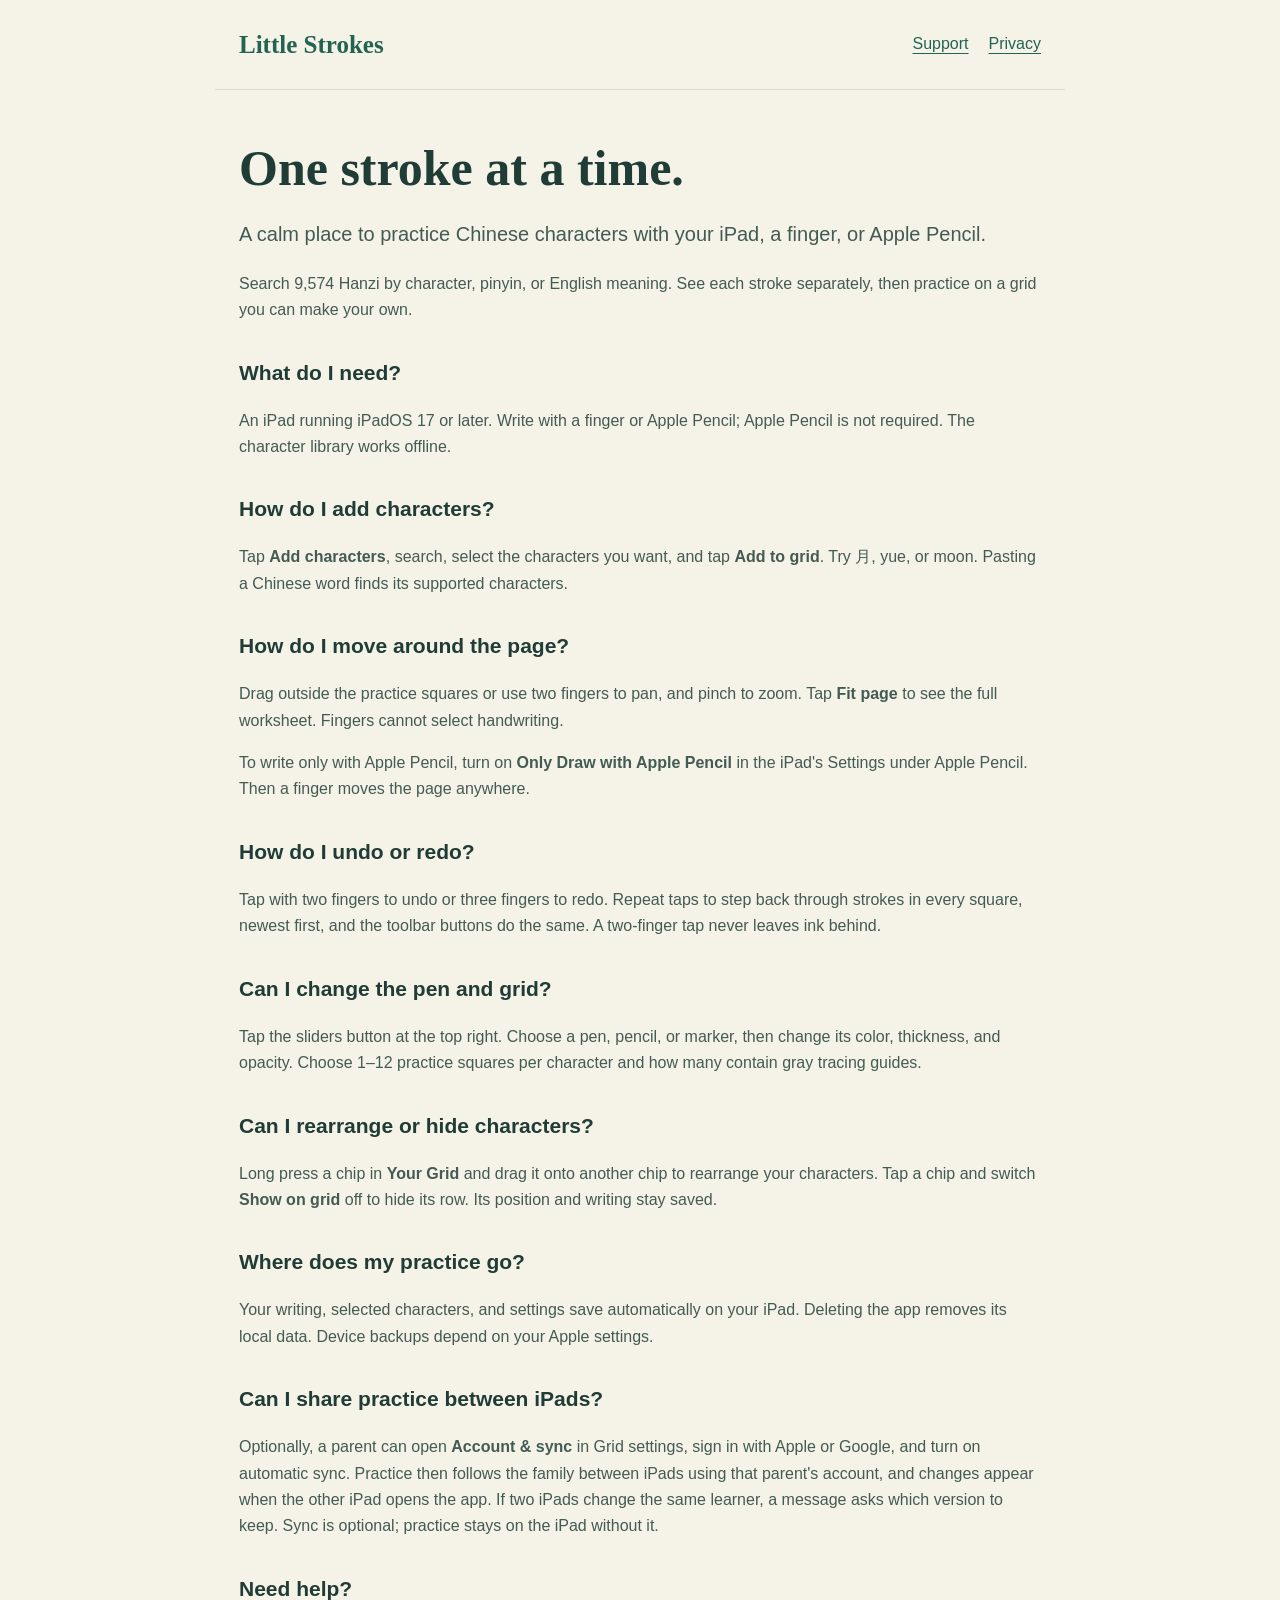
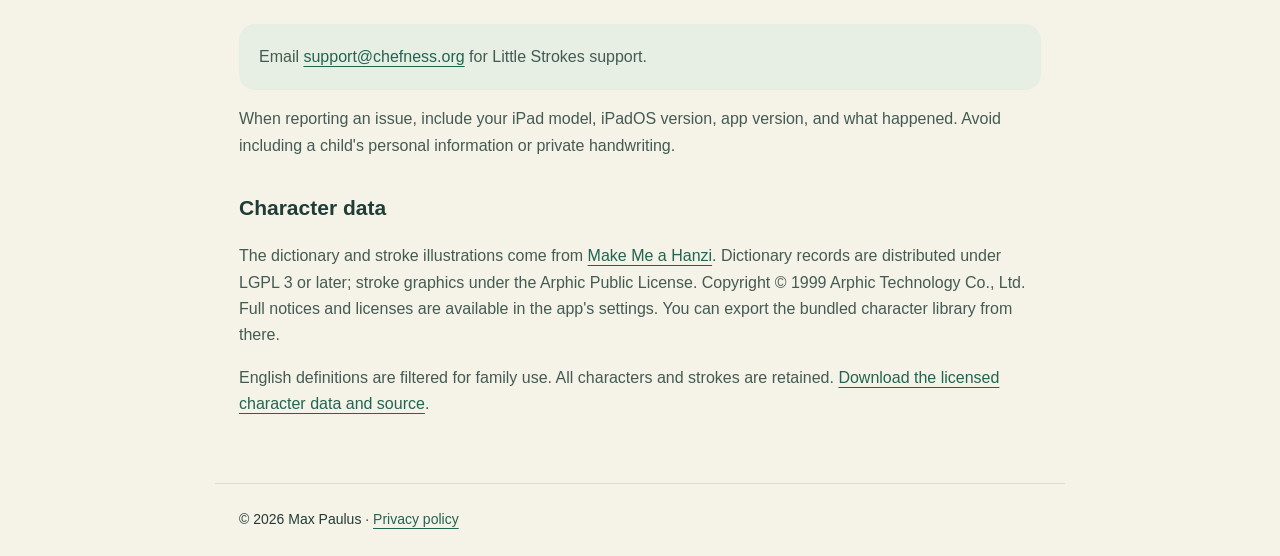
<file: index.html>
<!doctype html>
<html lang="en"><head><meta charset="utf-8"><meta name="viewport" content="width=device-width, initial-scale=1"><meta name="description" content="Support for Little Strokes, a Chinese handwriting practice app for iPad. Write with a finger or Apple Pencil."><title>Little Strokes · Support</title><link rel="stylesheet" href="styles.css"></head>
<body><header><a class="brand" href="index.html">Little Strokes</a><nav aria-label="Main navigation"><a href="index.html">Support</a><a href="privacy.html">Privacy</a></nav></header>
<main><h1>One stroke at a time.</h1><p class="intro">A calm place to practice Chinese characters with your iPad, a finger, or Apple Pencil.</p><p>Search 9,574 Hanzi by character, pinyin, or English meaning. See each stroke separately, then practice on a grid you can make your own.</p>
<h2>What do I need?</h2><p>An iPad running iPadOS 17 or later. Write with a finger or Apple Pencil; Apple Pencil is not required. The character library works offline.</p>
<h2>How do I add characters?</h2><p>Tap <strong>Add characters</strong>, search, select the characters you want, and tap <strong>Add to grid</strong>. Try 月, yue, or moon. Pasting a Chinese word finds its supported characters.</p>
<h2>How do I move around the page?</h2><p>Drag outside the practice squares or use two fingers to pan, and pinch to zoom. Tap <strong>Fit page</strong> to see the full worksheet. Fingers cannot select handwriting.</p><p>To write only with Apple Pencil, turn on <strong>Only Draw with Apple Pencil</strong> in the iPad's Settings under Apple Pencil. Then a finger moves the page anywhere.</p>
<h2>How do I undo or redo?</h2><p>Tap with two fingers to undo or three fingers to redo. Repeat taps to step back through strokes in every square, newest first, and the toolbar buttons do the same. A two-finger tap never leaves ink behind.</p>
<h2>Can I change the pen and grid?</h2><p>Tap the sliders button at the top right. Choose a pen, pencil, or marker, then change its color, thickness, and opacity. Choose 1–12 practice squares per character and how many contain gray tracing guides.</p>
<h2>Can I rearrange or hide characters?</h2><p>Long press a chip in <strong>Your Grid</strong> and drag it onto another chip to rearrange your characters. Tap a chip and switch <strong>Show on grid</strong> off to hide its row. Its position and writing stay saved.</p>
<h2>Where does my practice go?</h2><p>Your writing, selected characters, and settings save automatically on your iPad. Deleting the app removes its local data. Device backups depend on your Apple settings.</p><h2>Can I share practice between iPads?</h2><p>Optionally, a parent can open <strong>Account &amp; sync</strong> in Grid settings, sign in with Apple or Google, and turn on automatic sync. Practice then follows the family between iPads using that parent's account, and changes appear when the other iPad opens the app. If two iPads change the same learner, a message asks which version to keep. Sync is optional; practice stays on the iPad without it.</p>
<h2>Need help?</h2><p class="note">Email <a href="mailto:support@chefness.org?subject=Little%20Strokes%20support">support@chefness.org</a> for Little Strokes support.</p><p>When reporting an issue, include your iPad model, iPadOS version, app version, and what happened. Avoid including a child's personal information or private handwriting.</p>
<h2>Character data</h2><p>The dictionary and stroke illustrations come from <a href="https://github.com/skishore/makemeahanzi">Make Me a Hanzi</a>. Dictionary records are distributed under LGPL 3 or later; stroke graphics under the Arphic Public License. Copyright © 1999 Arphic Technology Co., Ltd. Full notices and licenses are available in the app's settings. You can export the bundled character library from there.</p>
<p>English definitions are filtered for family use. All characters and strokes are retained. <a href="data.html">Download the licensed character data and source</a>.</p>
</main><footer>© 2026 Max Paulus · <a href="privacy.html">Privacy policy</a></footer></body></html>
</file>
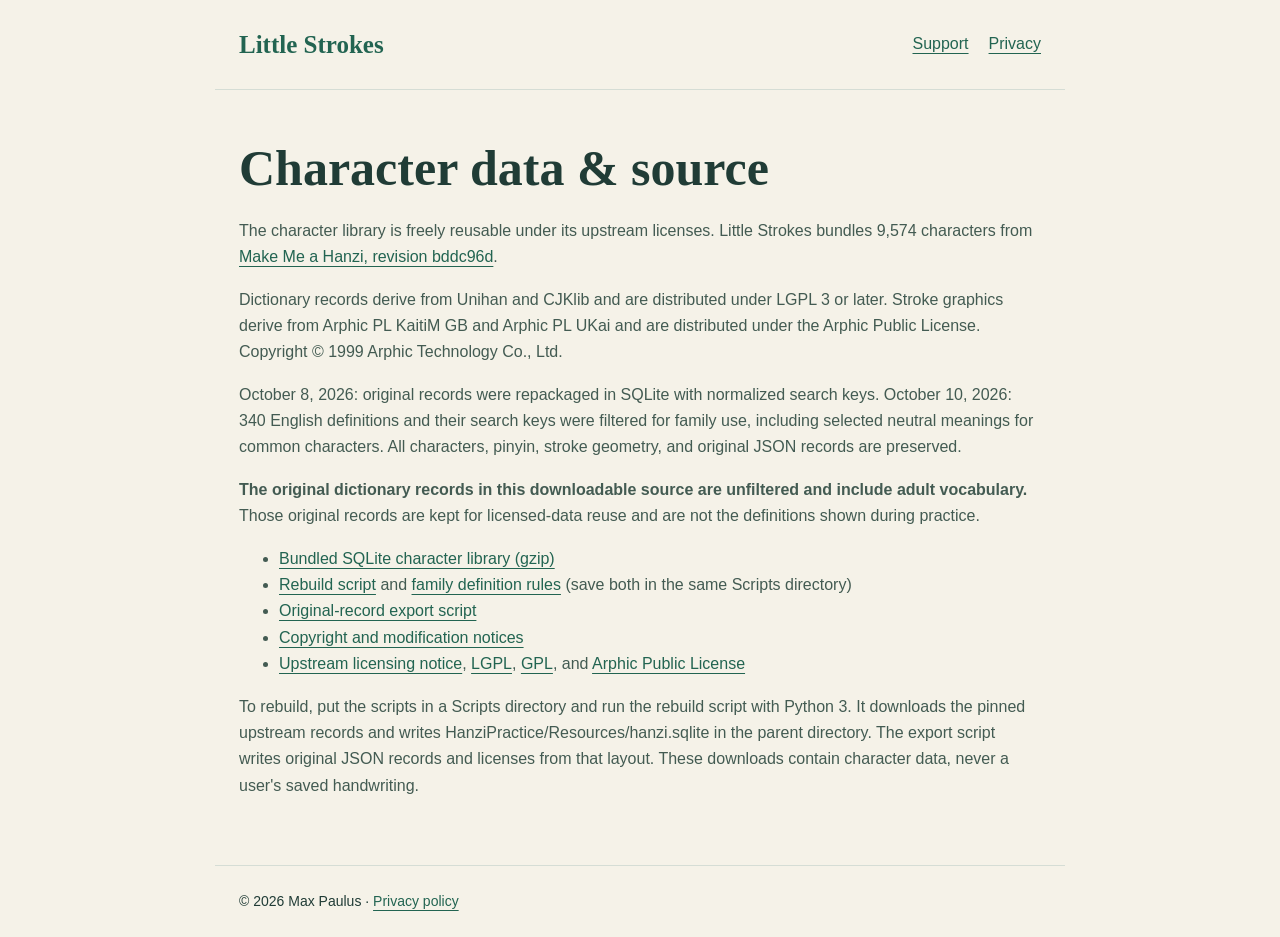
<file: data.html>
<!doctype html>
<html lang="en"><head><meta charset="utf-8"><meta name="viewport" content="width=device-width, initial-scale=1"><title>Little Strokes · Character data</title><link rel="stylesheet" href="styles.css"></head>
<body><header><a class="brand" href="index.html">Little Strokes</a><nav aria-label="Main navigation"><a href="index.html">Support</a><a href="privacy.html">Privacy</a></nav></header>
<main><h1>Character data &amp; source</h1><p>The character library is freely reusable under its upstream licenses. Little Strokes bundles 9,574 characters from <a href="https://github.com/skishore/makemeahanzi/tree/bddc96d41bef78427ed0e034e9f7e31d71fd1b92">Make Me a Hanzi, revision bddc96d</a>.</p>
<p>Dictionary records derive from Unihan and CJKlib and are distributed under LGPL 3 or later. Stroke graphics derive from Arphic PL KaitiM GB and Arphic PL UKai and are distributed under the Arphic Public License. Copyright © 1999 Arphic Technology Co., Ltd.</p>
<p>October 8, 2026: original records were repackaged in SQLite with normalized search keys. October 10, 2026: 340 English definitions and their search keys were filtered for family use, including selected neutral meanings for common characters. All characters, pinyin, stroke geometry, and original JSON records are preserved.</p>
<p><strong>The original dictionary records in this downloadable source are unfiltered and include adult vocabulary.</strong> Those original records are kept for licensed-data reuse and are not the definitions shown during practice.</p>
<ul><li><a href="data/hanzi.sqlite.gz">Bundled SQLite character library (gzip)</a></li><li><a href="data/import_hanzi.py">Rebuild script</a> and <a href="data/family_definitions.py">family definition rules</a> (save both in the same Scripts directory)</li><li><a href="data/export_hanzi.py">Original-record export script</a></li><li><a href="data/NOTICE.txt">Copyright and modification notices</a></li><li><a href="data/COPYING.txt">Upstream licensing notice</a>, <a href="data/LGPL.txt">LGPL</a>, <a href="data/GPL.txt">GPL</a>, and <a href="data/ARPHICPL.txt">Arphic Public License</a></li></ul>
<p>To rebuild, put the scripts in a Scripts directory and run the rebuild script with Python 3. It downloads the pinned upstream records and writes HanziPractice/Resources/hanzi.sqlite in the parent directory. The export script writes original JSON records and licenses from that layout. These downloads contain character data, never a user's saved handwriting.</p>
</main><footer>© 2026 Max Paulus · <a href="privacy.html">Privacy policy</a></footer></body></html>
</file>
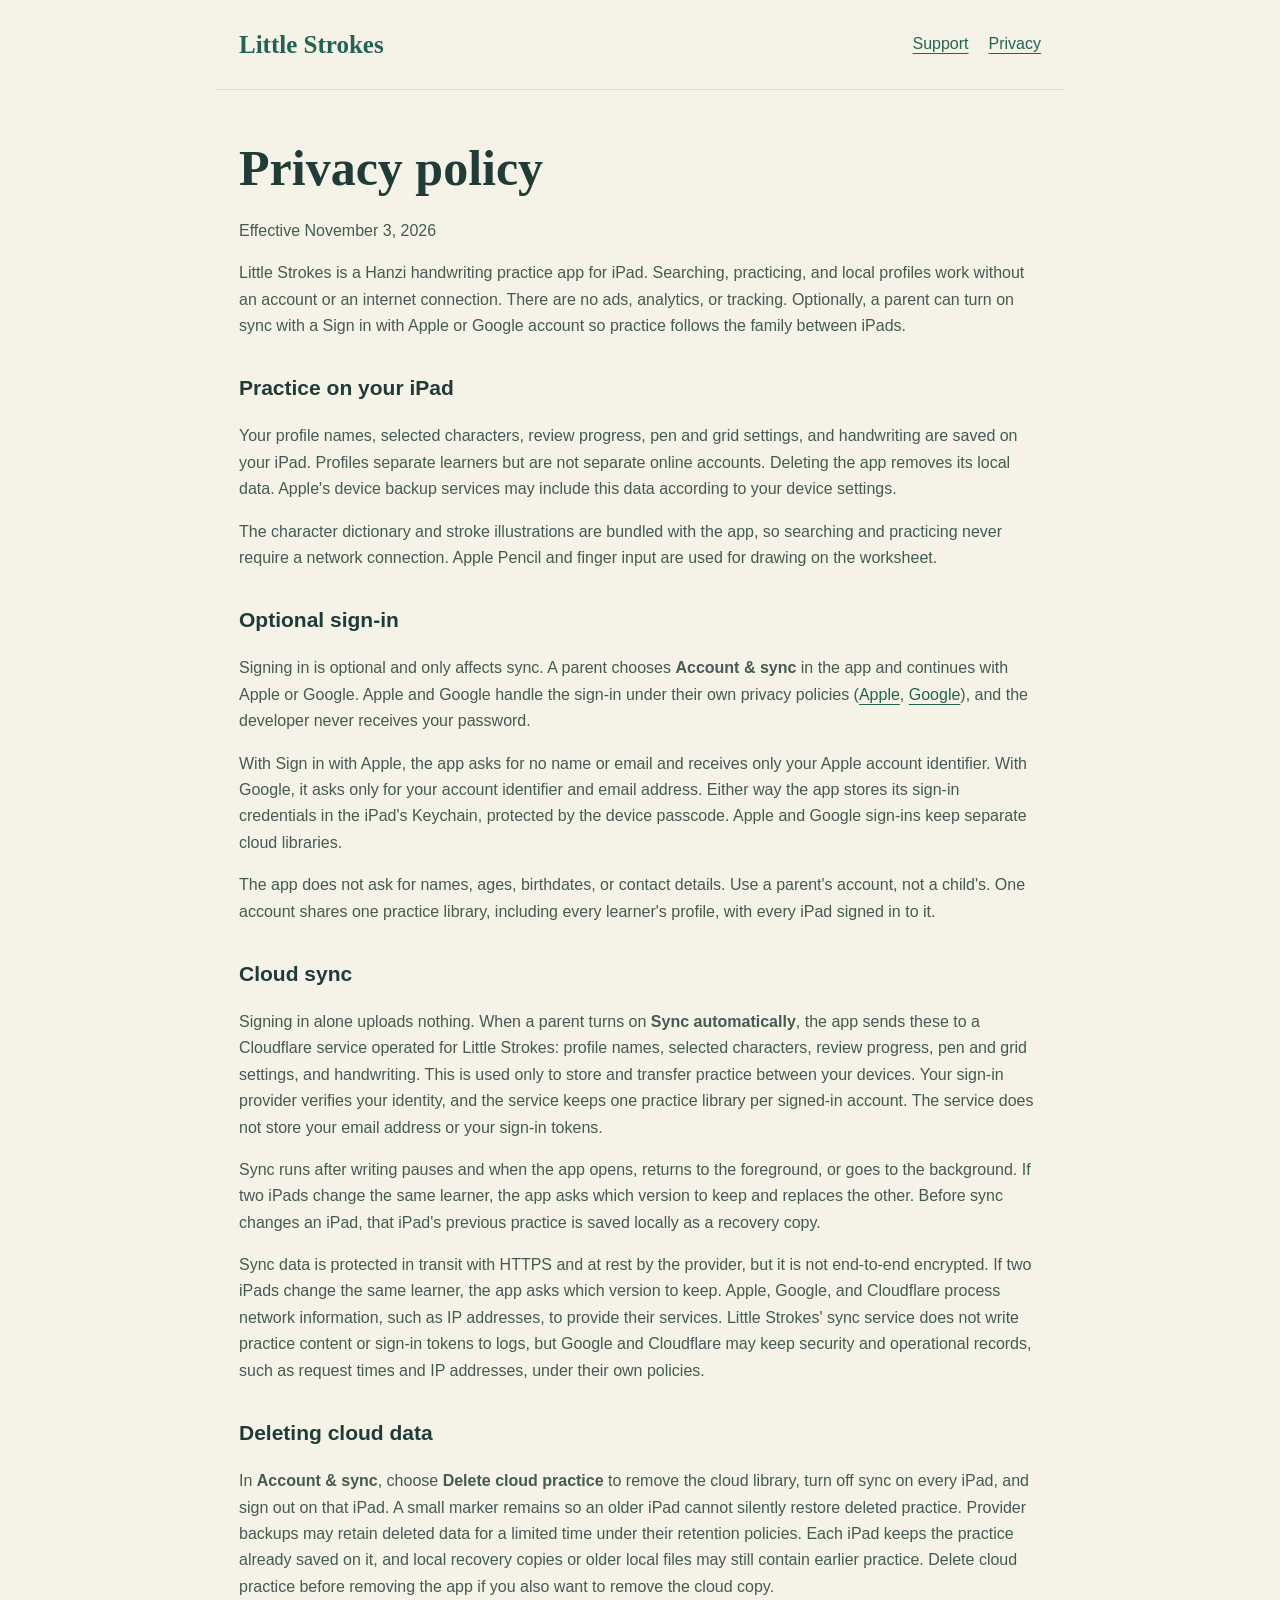
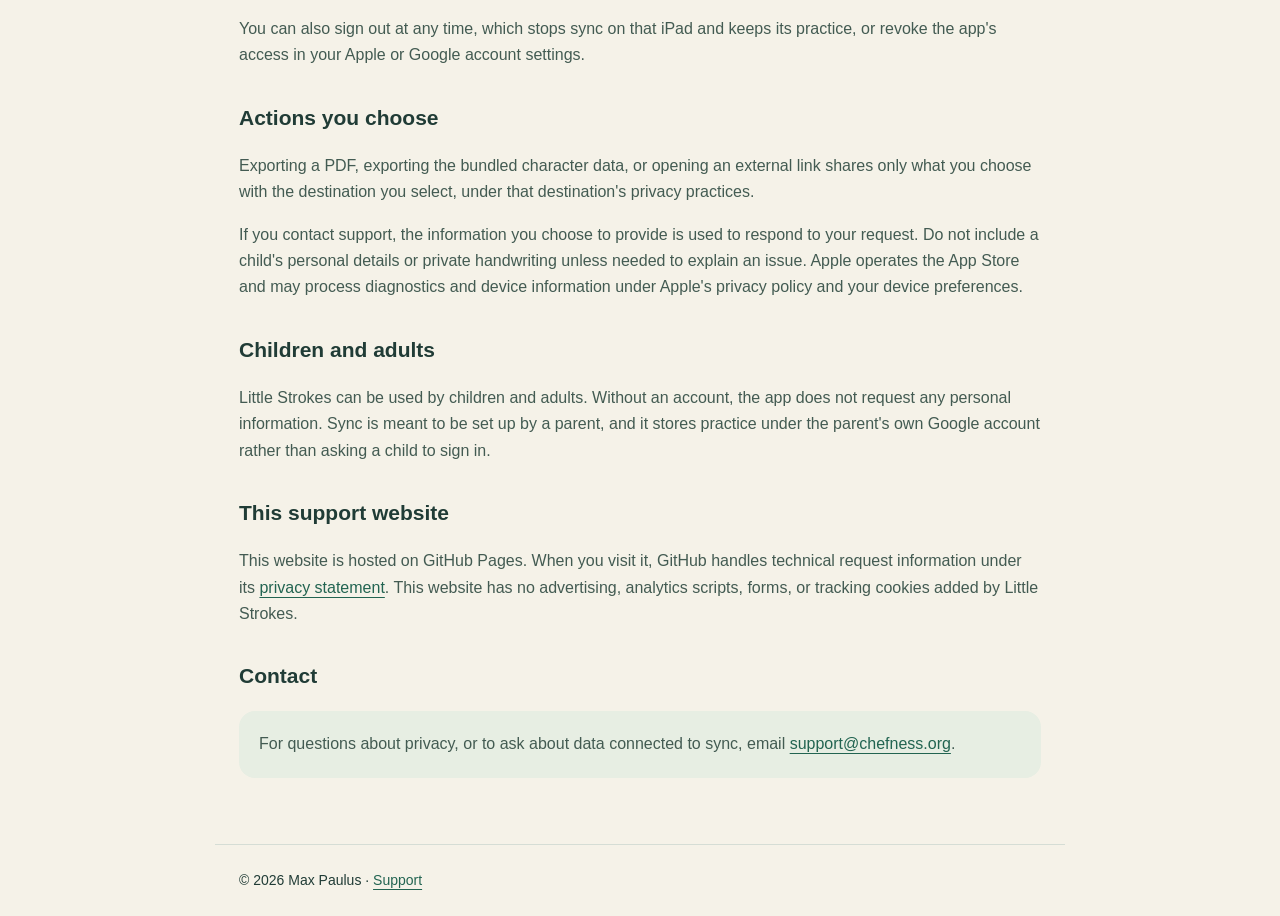
<file: privacy.html>
<!doctype html>
<html lang="en"><head><meta charset="utf-8"><meta name="viewport" content="width=device-width, initial-scale=1"><meta name="description" content="Little Strokes privacy policy. Practice works offline; optional Google sign-in and sync store practice under your own Google account."><title>Little Strokes · Privacy</title><link rel="stylesheet" href="styles.css"></head>
<body><header><a class="brand" href="index.html">Little Strokes</a><nav aria-label="Main navigation"><a href="index.html">Support</a><a href="privacy.html">Privacy</a></nav></header>
<main><h1>Privacy policy</h1><p>Effective November 3, 2026</p>
<p>Little Strokes is a Hanzi handwriting practice app for iPad. Searching, practicing, and local profiles work without an account or an internet connection. There are no ads, analytics, or tracking. Optionally, a parent can turn on sync with a Sign in with Apple or Google account so practice follows the family between iPads.</p>
<h2>Practice on your iPad</h2><p>Your profile names, selected characters, review progress, pen and grid settings, and handwriting are saved on your iPad. Profiles separate learners but are not separate online accounts. Deleting the app removes its local data. Apple's device backup services may include this data according to your device settings.</p>
<p>The character dictionary and stroke illustrations are bundled with the app, so searching and practicing never require a network connection. Apple Pencil and finger input are used for drawing on the worksheet.</p>
<h2>Optional sign-in</h2><p>Signing in is optional and only affects sync. A parent chooses <strong>Account &amp; sync</strong> in the app and continues with Apple or Google. Apple and Google handle the sign-in under their own privacy policies (<a href="https://www.apple.com/legal/privacy/">Apple</a>, <a href="https://policies.google.com/privacy">Google</a>), and the developer never receives your password.</p>
<p>With Sign in with Apple, the app asks for no name or email and receives only your Apple account identifier. With Google, it asks only for your account identifier and email address. Either way the app stores its sign-in credentials in the iPad's Keychain, protected by the device passcode. Apple and Google sign-ins keep separate cloud libraries.</p>
<p>The app does not ask for names, ages, birthdates, or contact details. Use a parent's account, not a child's. One account shares one practice library, including every learner's profile, with every iPad signed in to it.</p>
<h2>Cloud sync</h2><p>Signing in alone uploads nothing. When a parent turns on <strong>Sync automatically</strong>, the app sends these to a Cloudflare service operated for Little Strokes: profile names, selected characters, review progress, pen and grid settings, and handwriting. This is used only to store and transfer practice between your devices. Your sign-in provider verifies your identity, and the service keeps one practice library per signed-in account. The service does not store your email address or your sign-in tokens.</p>
<p>Sync runs after writing pauses and when the app opens, returns to the foreground, or goes to the background. If two iPads change the same learner, the app asks which version to keep and replaces the other. Before sync changes an iPad, that iPad's previous practice is saved locally as a recovery copy.</p>
<p>Sync data is protected in transit with HTTPS and at rest by the provider, but it is not end-to-end encrypted. If two iPads change the same learner, the app asks which version to keep. Apple, Google, and Cloudflare process network information, such as IP addresses, to provide their services. Little Strokes' sync service does not write practice content or sign-in tokens to logs, but Google and Cloudflare may keep security and operational records, such as request times and IP addresses, under their own policies.</p>
<h2>Deleting cloud data</h2><p>In <strong>Account &amp; sync</strong>, choose <strong>Delete cloud practice</strong> to remove the cloud library, turn off sync on every iPad, and sign out on that iPad. A small marker remains so an older iPad cannot silently restore deleted practice. Provider backups may retain deleted data for a limited time under their retention policies. Each iPad keeps the practice already saved on it, and local recovery copies or older local files may still contain earlier practice. Delete cloud practice before removing the app if you also want to remove the cloud copy.</p>
<p>You can also sign out at any time, which stops sync on that iPad and keeps its practice, or revoke the app's access in your Apple or Google account settings.</p>
<h2>Actions you choose</h2><p>Exporting a PDF, exporting the bundled character data, or opening an external link shares only what you choose with the destination you select, under that destination's privacy practices.</p>
<p>If you contact support, the information you choose to provide is used to respond to your request. Do not include a child's personal details or private handwriting unless needed to explain an issue. Apple operates the App Store and may process diagnostics and device information under Apple's privacy policy and your device preferences.</p>
<h2>Children and adults</h2><p>Little Strokes can be used by children and adults. Without an account, the app does not request any personal information. Sync is meant to be set up by a parent, and it stores practice under the parent's own Google account rather than asking a child to sign in.</p>
<h2>This support website</h2><p>This website is hosted on GitHub Pages. When you visit it, GitHub handles technical request information under its <a href="https://docs.github.com/en/site-policy/privacy-policies/github-general-privacy-statement">privacy statement</a>. This website has no advertising, analytics scripts, forms, or tracking cookies added by Little Strokes.</p>
<h2>Contact</h2><p class="note">For questions about privacy, or to ask about data connected to sync, email <a href="mailto:support@chefness.org?subject=Little%20Strokes%20privacy">support@chefness.org</a>.</p>
</main><footer>© 2026 Max Paulus · <a href="index.html">Support</a></footer></body></html>
</file>
<file: styles.css>
:root { color-scheme: light; font-family: -apple-system, BlinkMacSystemFont, "Segoe UI", sans-serif; color: #203c36; background: #f5f2e8; }
* { box-sizing: border-box; }
body { margin: 0; line-height: 1.65; }
header, main, footer { max-width: 850px; margin: auto; padding: 24px; }
header { display: flex; align-items: center; justify-content: space-between; gap: 24px; border-bottom: 1px solid #d5ddd5; }
a { color: #226451; text-underline-offset: 4px; }
.brand { font-family: Georgia, serif; font-size: 25px; font-weight: bold; text-decoration: none; }
nav { display: flex; gap: 20px; }
main { padding-top: 50px; padding-bottom: 50px; }
h1 { font-family: Georgia, serif; font-size: clamp(34px, 6vw, 50px); line-height: 1.15; margin: 0 0 20px; }
h2 { font-size: 21px; margin-top: 32px; }
p, li { color: #435b52; }
.intro { font-size: 20px; }
.note { padding: 20px; background: #e7eee3; border-radius: 16px; }
.preview { margin: 0; }
.preview img { width: 100%; max-width: 390px; display: block; margin: 35px auto; border: 1px solid #d5ddd5; border-radius: 16px; }
footer { border-top: 1px solid #d5ddd5; font-size: 14px; }
@media (max-width: 500px) { header { align-items: flex-start; flex-direction: column; gap: 8px; } main { padding-top: 30px; } }
</file>
